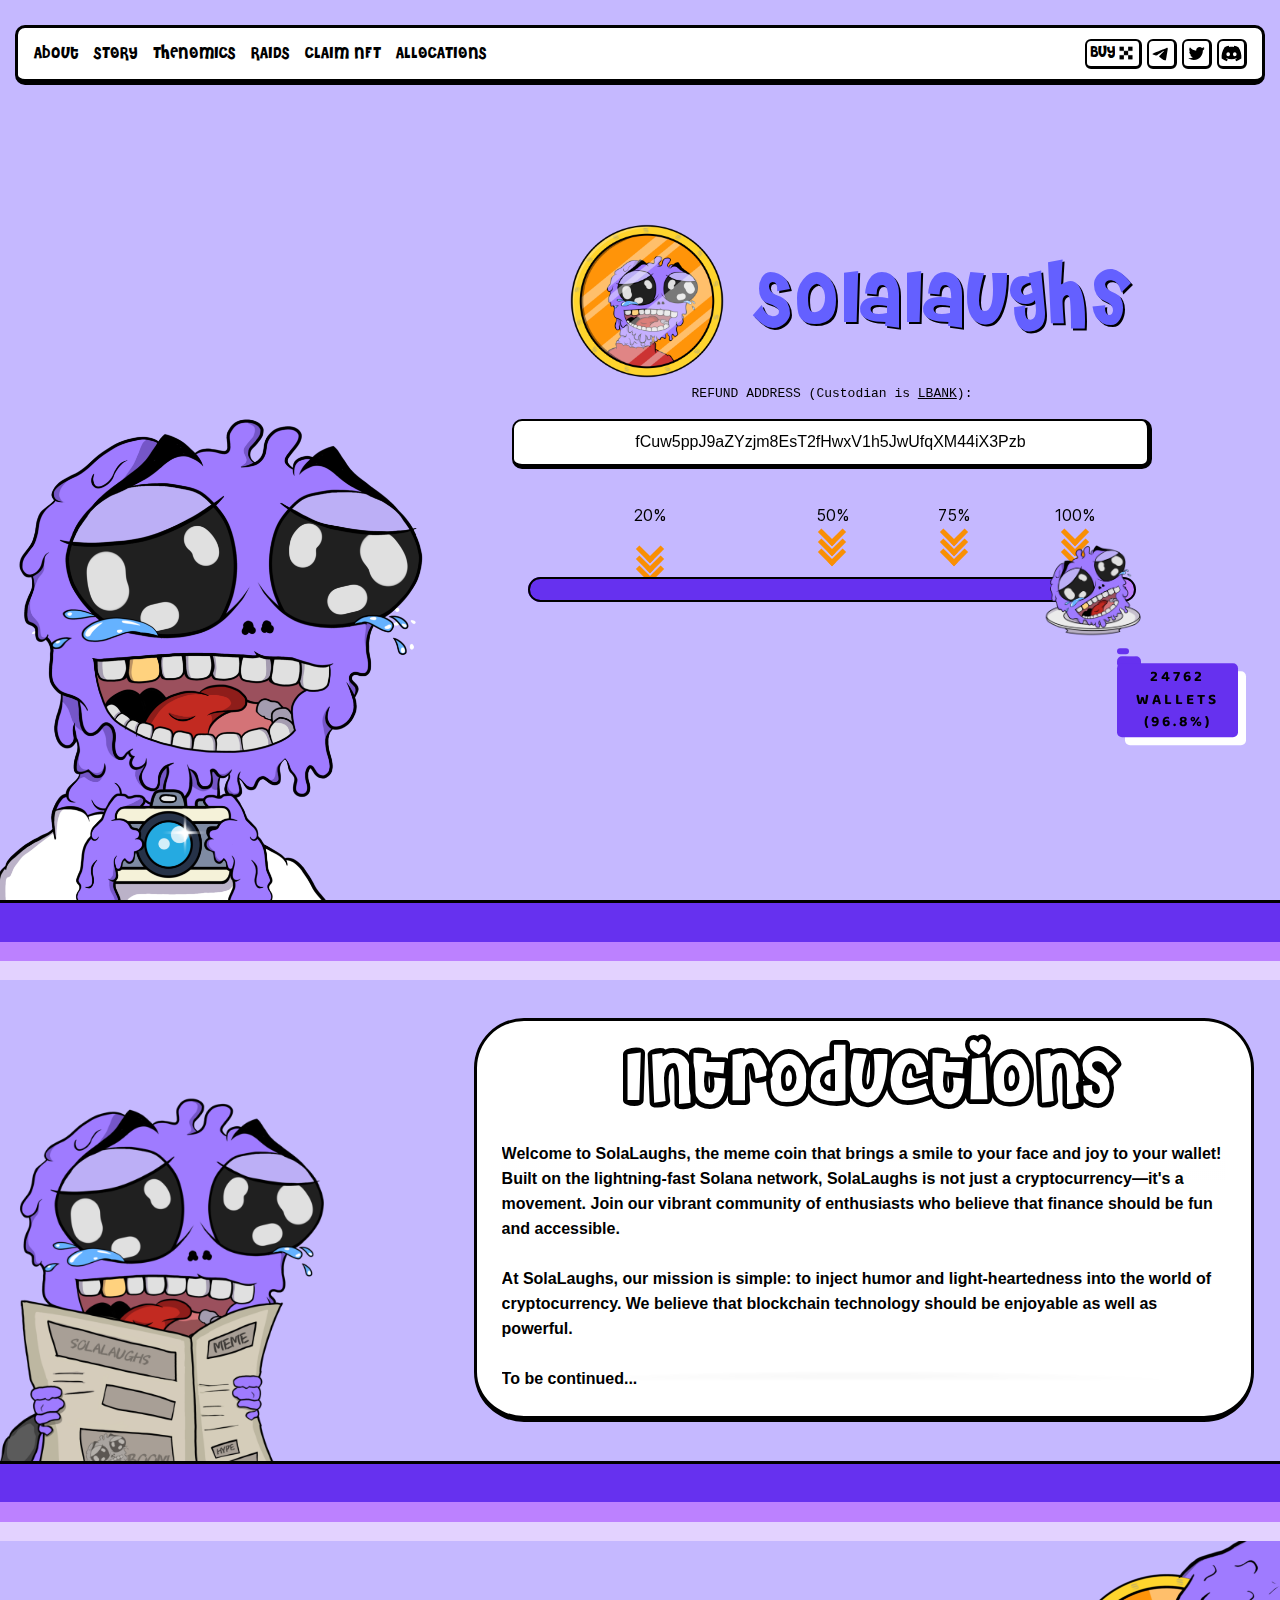
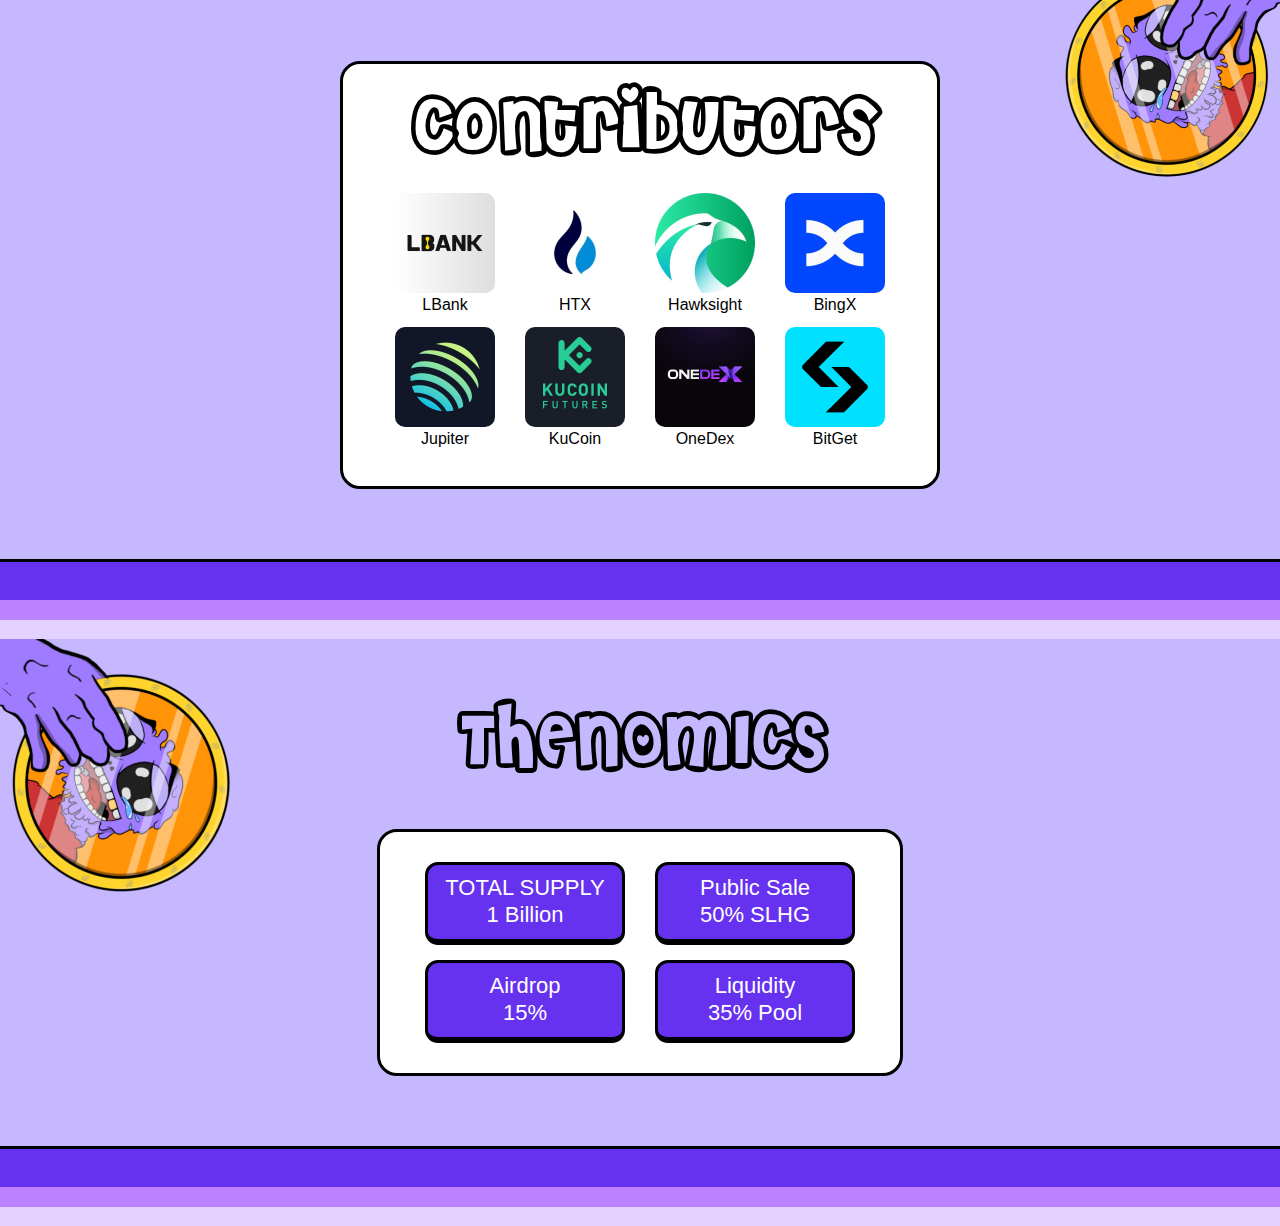
<file: index.html>
<!DOCTYPE html>
<html lang="en">
    <head>
        <meta charSet="utf-8"/>
        <meta name="viewport" content="width=device-width, initial-scale=1"/>
        <link rel="preload" href="/_next/static/media/c9a5bc6a7c948fb0-s.p.woff2" as="font" crossorigin="" type="font/woff2"/>
        <link rel="preload" as="image" href="images/okx.png"/>
        <link rel="preload" as="image" href="/images/coin.png"/>
        <link rel="preload" as="image" href="/images/push.png"/>
        <link rel="preload" as="image" href="/images/salute.png"/>
        <link rel="preload" as="image" href="/images/lbank.jpeg"/>
        <link rel="preload" as="image" href="/images/htx.jpg"/>
        <link rel="preload" as="image" href="/images/Hawksight.jpeg"/>
        <link rel="preload" as="image" href="/images/BingX.jpeg"/>
        <link rel="preload" as="image" href="/images/Jupiter.jpeg"/>
        <link rel="preload" as="image" href="/images/KuCoin.jpeg"/>
        <link rel="stylesheet" href="/_next/static/css/9fb6fd49149eee24.css" crossorigin="" data-precedence="next"/>
        <link rel="preload" as="script" fetchPriority="low" href="/_next/static/chunks/webpack-7dfdd76a87c9d501.js" crossorigin=""/>
        <script src="/_next/static/chunks/fd9d1056-d4ca5eca3eb3c2d2.js" async="" crossorigin=""></script>
        <script src="/_next/static/chunks/69-572718b809e2f349.js" async="" crossorigin=""></script>
        <script src="/_next/static/chunks/main-app-a91ab301754ae529.js" async="" crossorigin=""></script>
        <script src="/_next/static/chunks/3a91511d-2972c8bcb6e692bf.js" async=""></script>
        <script src="/_next/static/chunks/73-a8bef7dbff1683b3.js" async=""></script>
        <script src="/_next/static/chunks/759-c3dd42689b335978.js" async=""></script>
        <script src="/_next/static/chunks/583-10a02fc35e198ca9.js" async=""></script>
        <script src="/_next/static/chunks/app/page-d8e5964d14be302d.js" async=""></script>
        <script src="/_next/static/chunks/258-0559c35a1b5f3dce.js" async=""></script>
        <script src="/_next/static/chunks/562-98d714fc0ea022a1.js" async=""></script>
        <script src="/_next/static/chunks/app/layout-865d504ce059236e.js" async=""></script>
        <link rel="preload" as="image" href="/images/OneDex.jpeg"/>
        <link rel="preload" as="image" href="/images/BitGet.png"/>
        <link rel="preload" as="image" href="/images/hanging.png"/>
        <link rel="icon" href="/images/coin.png"/>
        <meta name="twitter:card" content="summary_large_image"/>
        <meta name="twitter:description" content="Join the funniest currency on the Solana blockchain."/>
        <meta name="twitter:image:type" content="image/png"/>
        <meta name="twitter:image:width" content="855"/>
        <meta name="twitter:image:height" content="714"/>
        <meta property="og:image" content="https://www.slerf.wtf/images/bath.png"/>
        <meta name="twitter:image" content="https://www.slerf.wtf/images/bath.png"/>
        <meta property="og:description" content="SLERFIN"/>
        <meta property="og:image:type" content="image/png"/>
        <meta property="og:title" content="$SOLALAUGHS"/>
        <title>Experience Joy with Every Transaction!</title>
        <meta name="description" content="SOLALAUGHS"/>
        <link rel="icon" href="/images/coin.png"/>
        <meta name="next-size-adjust"/>
        <link href="https://fonts.googleapis.com/css?family=Baloo+2:400,800&amp;display=swap" rel="stylesheet"/>
        <script src="/_next/static/chunks/polyfills-c67a75d1b6f99dc8.js" crossorigin="" noModule=""></script>
    </head>
    <body class="__className_aaf875">
        <div class="wrapper_header">
            <div class="header">
                <div class="menu_left">
                    <a href="/raids.html">
                        <div class="raids-button">RAIDS </div>
                    </a>
                    <a href="/#about" class="menu_button w-button">About</a>
                    <a href="/#WHO" class="menu_button w-button">STORY</a>
                    <a href="/#TOK" class="menu_button w-button">SOLANOMICS</a>
                    <a href="/raids.html" class="menu_button w-button">RAIDS</a>
                    <a href="/claim.html" class="menu_button w-button">CLAIM NFT</a>
                    <a href="/allocations.html" class="menu_button w-button">ALLOCATIONS</a>
                </div>
                <div class="menu_right">
                    <a href="https://www.okx.com/web3/dex-market/detail/501/7BgBvyjrZX1YKz4oh9mjb8ZScatkkwb8DzFx7LoiVkM3" target="_blank" class="buy">
                        BUY !<img class="h-[22px]" src="images/okx.png"/>
                    </a>
                    <a href="https://t.me/solalaughs" target="_blank" class="socials tg w-button"></a>
                    <a href="https://twitter.com/solalaughs" target="_blank" class="socials twitter w-button"></a>
                    <a href="https://discord.gg/solalaughs" target="_blank" class="socials dsc w-button"></a>
                </div>
            </div>
        </div>
        <main class="body">
            <div class="wrapper">
                <div class="section_hero">
                    <div class="block_chara">
                        <img src="images/solalaughs.png" loading="lazy" alt="" class="booby"/>
                    </div>
                    <div class="block_logo">
                        <div class="main-text">
                            <img src="/images/coin.png" class="coin"/>SolaLaughs
                        </div>
                        <div class="pre-sale">
                            REFUND ADDRESS (Custodian is
                            <!-- -->
                            <a style="text-decoration:underline" href="https://twitter.com/LBank_Exchange/status/1769918019738976697" target="_blank" rel="noreferrer">LBANK</a>
                            ):
                        </div>
                        <div class="block_ca" data-tooltip-id="tt" id="tt">
                            <div class="ca">fCuw5ppJ9aZYzjm8EsT2fHwxV1h5JwUfqXM44iX3Pzb</div>
                        </div>
                        <div class="loading-parent">
                            <div class="break-points">
                                <div class="break-1">
                                    20%
                                    <div class="arrow">
                                        <span></span>
                                        <span></span>
                                        <span></span>
                                    </div>
                                </div>
                                <div class="break-2">
                                    50%
                                    <div class="arrow">
                                        <span></span>
                                        <span></span>
                                        <span></span>
                                    </div>
                                </div>
                                <div class="break-3">
                                    75%
                                    <div class="arrow">
                                        <span></span>
                                        <span></span>
                                        <span></span>
                                    </div>
                                </div>
                                <div class="break-3">
                                    100%
                                    <div class="arrow">
                                        <span></span>
                                        <span></span>
                                        <span></span>
                                    </div>
                                </div>
                            </div>
                            <div class="loading-bar">
                                <div class="half-bar" style="width:0%"></div>
                                <div class="progress-overlay"></div>
                                <img src="/images/push.png" class="slerf-progress" style="margin-left:0%"/>
                                <div class="tool-tip" style="margin-left:0%">
                                    <div class="tool-tip-1">
                                        0 Wallets<br/>(
                                        <!-- -->
                                        0.0%
                                        <!-- -->
                                        )
                                    </div>
                                    <div class="tool-tip-2"></div>
                                    <div class="tool-tip-3"></div>
                                </div>
                            </div>
                        </div>
                    </div>
                </div>
            </div>
            <div class="separator_blue" id="WHO">
                <div class="separator_in">
                    <div class="separator_in2"></div>
                </div>
            </div>
            <div class="section_about">
                <img src="images/reading.png" loading="lazy" alt="" class="cloud_right"/>
                <div class="section_block_about_wrapper">
                    <div class="block_about">
                        <div class="h1 blk">Introductions/div>
                        <div class="block_paragraph">
                            <p class="para">
                            <p>Welcome to SolaLaughs, the meme coin that brings a smile to your face and joy to your wallet! Built on the lightning-fast Solana network, SolaLaughs is not just a cryptocurrency—it's a movement. Join our vibrant community of enthusiasts who believe that finance should be fun and accessible.</p>
                            <br/>To be continued...
</p></div></div></div></div>
<div class="separator_blue" id="TOK">
    <div class="separator_in">
        <div class="separator_in2"></div>
    </div>
</div>
<div class="wrapper_tokenomics" id="tokenomics">
    <img src="/images/salute.png" class="salute"/>
    <div class="tokenomics">
        <div class="contribs_details">
            <div class="h1 mb-6">Contributors</div>
            <div class="contribs_flex">
                <div class="contrib">
                    <img class="contribimg" src="/images/lbank.jpeg"/>
                    <h3>LBank</h3>
                </div>
                <div class="contrib">
                    <img class="contribimg" src="/images/htx.jpg"/>
                    <h3>HTX</h3>
                </div>
                <div class="contrib">
                    <img class="contribimg" src="/images/Hawksight.jpeg"/>
                    <h3>Hawksight</h3>
                </div>
                <div class="contrib">
                    <img class="contribimg" src="/images/BingX.jpeg"/>
                    <h3>BingX</h3>
                </div>
                <div class="contrib">
                    <img class="contribimg" src="/images/Jupiter.jpeg"/>
                    <h3>Jupiter</h3>
                </div>
                <div class="contrib">
                    <img class="contribimg" src="/images/KuCoin.jpeg"/>
                    <h3>KuCoin</h3>
                </div>
                <div class="contrib">
                    <img class="contribimg" src="/images/OneDex.jpeg"/>
                    <h3>OneDex</h3>
                </div>
                <div class="contrib">
                    <img class="contribimg" src="/images/BitGet.png"/>
                    <h3>BitGet</h3>
                </div>
            </div>
        </div>
    </div>
</div>
<div class="separator_blue" id="STATS">
    <div class="separator_in">
        <div class="separator_in2"></div>
    </div>
</div>
<div class="wrapper_tokenomics" id="tokenomics">
    <img src="/images/hanging.png" class="hanging"/>
    <div class="tokenomics">
        <div class="h1">THENOMICS</div>
        <div data-w-id="4c6bb17c-4a56-13b4-3585-2eb3e7861ee4" class="tokenomics_details">
            <div class="tokenomics_top">
                <div class="toke_details">
                    <div class="tokenomics_title">TOTAL SUPPLY</div>
                    <div class="tokenomics_title">1 Billion</div>
                </div>
                <div class="toke_details">
                    <div class="tokenomics_title">Public Sale</div>
                    <div class="tokenomics_title">50%</div>
                </div>
            </div>
            <div class="tokenomics_bottom">
                <div class="toke_details">
                    <div class="tokenomics_title">Airdrop</div>
                    <div class="tokenomics_title">150 Million</div>
                </div>
                <div class="toke_details">
                    <div class="tokenomics_title">Liquidity</div>
                    <div class="tokenomics_title">35% Pool</div>
                </div>
            </div>
        </div>
    </div>
</div>
<div class="separator_blue" id="STATS">
    <div class="separator_in">
        <div class="separator_in2"></div>
    </div>
</div>
</main><div style="position:fixed;z-index:9999;top:16px;left:16px;right:16px;bottom:16px;pointer-events:none"></div>
<script src="/_next/static/chunks/webpack-7dfdd76a87c9d501.js" crossorigin="" async=""></script>
<script>
    (self.__next_f = self.__next_f || []).push([0]);
    self.__next_f.push([2, null])
</script>
<script>
    self.__next_f.push([1, "1:HL[\"/_next/static/media/c9a5bc6a7c948fb0-s.p.woff2\",\"font\",{\"crossOrigin\":\"\",\"type\":\"font/woff2\"}]\n2:HL[\"/_next/static/css/9fb6fd49149eee24.css\",\"style\",{\"crossOrigin\":\"\"}]\n0:\"$L3\"\n"])
</script>
<script>
    self.__next_f.push([1, "4:I[47690,[],\"\"]\n6:I[77831,[],\"\"]\n7:I[40981,[\"814\",\"static/chunks/3a91511d-2972c8bcb6e692bf.js\",\"73\",\"static/chunks/73-a8bef7dbff1683b3.js\",\"759\",\"static/chunks/759-c3dd42689b335978.js\",\"583\",\"static/chunks/583-10a02fc35e198ca9.js\",\"931\",\"static/chunks/app/page-d8e5964d14be302d.js\"],\"\"]\n8:I[98690,[\"814\",\"static/chunks/3a91511d-2972c8bcb6e692bf.js\",\"759\",\"static/chunks/759-c3dd42689b335978.js\",\"258\",\"static/chunks/258-0559c35a1b5f3dce.js\",\"562\",\"static/chunks/562-98d714fc0ea022a1.js\",\"185\",\"static/chunks/app"])
</script>
<script>
    self.__next_f.push([1, "/layout-865d504ce059236e.js\"],\"WalletContextProvider\"]\n9:I[5613,[],\"\"]\na:I[31778,[],\"\"]\nb:I[18009,[\"814\",\"static/chunks/3a91511d-2972c8bcb6e692bf.js\",\"759\",\"static/chunks/759-c3dd42689b335978.js\",\"258\",\"static/chunks/258-0559c35a1b5f3dce.js\",\"562\",\"static/chunks/562-98d714fc0ea022a1.js\",\"185\",\"static/chunks/app/layout-865d504ce059236e.js\"],\"Toaster\"]\nd:I[48955,[],\"\"]\ne:[]\n"])
</script>
<script>
    self.__next_f.push([1, "3:[[[\"$\",\"link\",\"0\",{\"rel\":\"stylesheet\",\"href\":\"/_next/static/css/9fb6fd49149eee24.css\",\"precedence\":\"next\",\"crossOrigin\":\"\"}]],[\"$\",\"$L4\",null,{\"buildId\":\"cHg2XXc3k6zEZSCvXubAe\",\"assetPrefix\":\"\",\"initialCanonicalUrl\":\"/\",\"initialTree\":[\"\",{\"children\":[\"__PAGE__\",{}]},\"$undefined\",\"$undefined\",true],\"initialSeedData\":[\"\",{\"children\":[\"__PAGE__\",{},[\"$L5\",[\"$\",\"$L6\",null,{\"propsForComponent\":{\"params\":{}},\"Component\":\"$7\",\"isStaticGeneration\":true}],null]]},[null,[\"$\",\"html\",null,{\"lang\":\"en\",\"children\":[[\"$\",\"head\",null,{\"children\":[[\"$\",\"link\",null,{\"rel\":\"icon\",\"href\":\"/images/coin.png\"}],[\"$\",\"meta\",null,{\"name\":\"twitter:card\",\"content\":\"summary_large_image\"}],[\"$\",\"meta\",null,{\"name\":\"twitter:description\",\"content\":\"SLERFIN\"}],[\"$\",\"meta\",null,{\"name\":\"twitter:image:type\",\"content\":\"image/png\"}],[\"$\",\"meta\",null,{\"name\":\"twitter:image:width\",\"content\":\"855\"}],[\"$\",\"meta\",null,{\"name\":\"twitter:image:height\",\"content\":\"714\"}],[\"$\",\"meta\",null,{\"property\":\"og:image\",\"content\":\"https://www.slerf.wtf/images/bath.png\"}],[\"$\",\"meta\",null,{\"name\":\"twitter:image\",\"content\":\"https://www.slerf.wtf/images/bath.png\"}],[\"$\",\"meta\",null,{\"property\":\"og:description\",\"content\":\"SLERFIN\"}],[\"$\",\"meta\",null,{\"property\":\"og:image:type\",\"content\":\"image/png\"}],[\"$\",\"meta\",null,{\"property\":\"og:title\",\"content\":\"$SOLALAUGHS\"}],[\"$\",\"link\",null,{\"href\":\"https://fonts.googleapis.com/css?family=Baloo+2:400,800\u0026display=swap\",\"rel\":\"stylesheet\"}]]}],[\"$\",\"body\",null,{\"className\":\"__className_aaf875\",\"children\":[\"$\",\"$L8\",null,{\"children\":[[\"$\",\"$L9\",null,{\"parallelRouterKey\":\"children\",\"segmentPath\":[\"children\"],\"loading\":\"$undefined\",\"loadingStyles\":\"$undefined\",\"loadingScripts\":\"$undefined\",\"hasLoading\":false,\"error\":\"$undefined\",\"errorStyles\":\"$undefined\",\"errorScripts\":\"$undefined\",\"template\":[\"$\",\"$La\",null,{}],\"templateStyles\":\"$undefined\",\"templateScripts\":\"$undefined\",\"notFound\":[[\"$\",\"title\",null,{\"children\":\"404: This page could not be found.\"}],[\"$\",\"div\",null,{\"style\":{\"fontFamily\":\"system-ui,\\\"Segoe UI\\\",Roboto,Helvetica,Arial,sans-serif,\\\"Apple Color Emoji\\\",\\\"Segoe UI Emoji\\\"\",\"height\":\"100vh\",\"textAlign\":\"center\",\"display\":\"flex\",\"flexDirection\":\"column\",\"alignItems\":\"center\",\"justifyContent\":\"center\"},\"children\":[\"$\",\"div\",null,{\"children\":[[\"$\",\"style\",null,{\"dangerouslySetInnerHTML\":{\"__html\":\"body{color:#000;background:#fff;margin:0}.next-error-h1{border-right:1px solid rgba(0,0,0,.3)}@media (prefers-color-scheme:dark){body{color:#fff;background:#000}.next-error-h1{border-right:1px solid rgba(255,255,255,.3)}}\"}}],[\"$\",\"h1\",null,{\"className\":\"next-error-h1\",\"style\":{\"display\":\"inline-block\",\"margin\":\"0 20px 0 0\",\"padding\":\"0 23px 0 0\",\"fontSize\":24,\"fontWeight\":500,\"verticalAlign\":\"top\",\"lineHeight\":\"49px\"},\"children\":\"404\"}],[\"$\",\"div\",null,{\"style\":{\"display\":\"inline-block\"},\"children\":[\"$\",\"h2\",null,{\"style\":{\"fontSize\":14,\"fontWeight\":400,\"lineHeight\":\"49px\",\"margin\":0},\"children\":\"This page could not be found.\"}]}]]}]}]],\"notFoundStyles\":[],\"styles\":null}],[\"$\",\"$Lb\",null,{\"position\":\"bottom-center\"}]]}]}]]}],null]],\"initialHead\":[false,\"$Lc\"],\"globalErrorComponent\":\"$d\",\"missingSlots\":\"$We\"}]]\n"])
</script>
<script>
    self.__next_f.push([1, "c:[[\"$\",\"meta\",\"0\",{\"name\":\"viewport\",\"content\":\"width=device-width, initial-scale=1\"}],[\"$\",\"meta\",\"1\",{\"charSet\":\"utf-8\"}],[\"$\",\"title\",\"2\",{\"children\":\"$SOLALAUGHS\"}],[\"$\",\"meta\",\"3\",{\"name\":\"description\",\"content\":\"SLERFIN\"}],[\"$\",\"link\",\"4\",{\"rel\":\"icon\",\"href\":\"/images/coin.png\"}],[\"$\",\"meta\",\"5\",{\"name\":\"next-size-adjust\"}]]\n5:null\n"])
</script>
<script>
    self.__next_f.push([1, ""])
</script>
</body></html>
</file>
<file: _next/static/css/9fb6fd49149eee24.css>
@import url("https://fonts.googleapis.com/css2?family=DM+Sans:wght@400;500;700&display=swap");.wallet-adapter-button {
    background-color: transparent;
    border: none;
    color: #fff;
    cursor: pointer;
    display: flex;
    align-items: center;
    font-family: DM Sans,Roboto,Helvetica Neue,Helvetica,Arial,sans-serif;
    font-size: 16px;
    font-weight: 600;
    height: 48px;
    line-height: 48px;
    padding: 0 24px;
    border-radius: 4px
}

.wallet-adapter-button-trigger {
    background-color: #512da8
}

.wallet-adapter-button:not([disabled]):focus-visible {
    outline-color: #fff
}

.wallet-adapter-button:not([disabled]):hover {
    background-color: #1a1f2e
}

.wallet-adapter-button[disabled] {
    background: #404144;
    color: #999;
    cursor: not-allowed
}

.wallet-adapter-button-end-icon,.wallet-adapter-button-end-icon img,.wallet-adapter-button-start-icon,.wallet-adapter-button-start-icon img {
    display: flex;
    align-items: center;
    justify-content: center;
    width: 24px;
    height: 24px
}

.wallet-adapter-button-end-icon {
    margin-left: 12px
}

.wallet-adapter-button-start-icon {
    margin-right: 12px
}

.wallet-adapter-collapse {
    width: 100%
}

.wallet-adapter-dropdown {
    position: relative;
    display: inline-block
}

.wallet-adapter-dropdown-list {
    position: absolute;
    z-index: 99;
    display: grid;
    grid-template-rows: 1fr;
    grid-row-gap: 10px;
    padding: 10px;
    top: 100%;
    right: 0;
    margin: 0;
    list-style: none;
    background: #2c2d30;
    border-radius: 10px;
    box-shadow: 0 8px 20px rgba(0,0,0,.6);
    opacity: 0;
    visibility: hidden;
    transition: opacity .2s ease,transform .2s ease,visibility .2s;
    font-family: DM Sans,Roboto,Helvetica Neue,Helvetica,Arial,sans-serif
}

.wallet-adapter-dropdown-list-active {
    opacity: 1;
    visibility: visible;
    transform: translateY(10px)
}

.wallet-adapter-dropdown-list-item {
    display: flex;
    flex-direction: row;
    justify-content: center;
    align-items: center;
    border: none;
    outline: none;
    cursor: pointer;
    white-space: nowrap;
    box-sizing: border-box;
    padding: 0 20px;
    width: 100%;
    border-radius: 6px;
    font-size: 14px;
    font-weight: 600;
    height: 37px;
    color: #fff
}

.wallet-adapter-dropdown-list-item:not([disabled]):hover {
    background-color: #1a1f2e
}

.wallet-adapter-modal-collapse-button svg {
    align-self: center;
    fill: #999
}

.wallet-adapter-modal-collapse-button.wallet-adapter-modal-collapse-button-active svg {
    transform: rotate(180deg);
    transition: transform .15s ease-in
}

.wallet-adapter-modal {
    position: fixed;
    top: 0;
    left: 0;
    right: 0;
    bottom: 0;
    opacity: 0;
    transition: opacity .15s linear;
    background: rgba(0,0,0,.5);
    z-index: 1040;
    overflow-y: auto
}

.wallet-adapter-modal.wallet-adapter-modal-fade-in {
    opacity: 1
}

.wallet-adapter-modal-button-close {
    display: flex;
    align-items: center;
    justify-content: center;
    position: absolute;
    top: 18px;
    right: 18px;
    padding: 12px;
    cursor: pointer;
    background: #1a1f2e;
    border: none;
    border-radius: 50%
}

.wallet-adapter-modal-button-close:focus-visible {
    outline-color: #fff
}

.wallet-adapter-modal-button-close svg {
    fill: #777;
    transition: fill .2s ease 0s
}

.wallet-adapter-modal-button-close:hover svg {
    fill: #fff
}

.wallet-adapter-modal-overlay {
    background: rgba(0,0,0,.5);
    position: fixed;
    top: 0;
    left: 0;
    bottom: 0;
    right: 0
}

.wallet-adapter-modal-container {
    display: flex;
    margin: 3rem;
    min-height: calc(100vh - 6rem);
    align-items: center;
    justify-content: center
}

@media (max-width: 480px) {
    .wallet-adapter-modal-container {
        margin:1rem;
        min-height: calc(100vh - 2rem)
    }
}

.wallet-adapter-modal-wrapper {
    box-sizing: border-box;
    position: relative;
    display: flex;
    align-items: center;
    flex-direction: column;
    z-index: 1050;
    max-width: 400px;
    border-radius: 10px;
    background: #10141f;
    box-shadow: 0 8px 20px rgba(0,0,0,.6);
    font-family: DM Sans,Roboto,Helvetica Neue,Helvetica,Arial,sans-serif;
    flex: 1
}

.wallet-adapter-modal-wrapper .wallet-adapter-button {
    width: 100%
}

.wallet-adapter-modal-title {
    font-weight: 500;
    font-size: 24px;
    line-height: 36px;
    margin: 0;
    padding: 64px 48px 48px;
    text-align: center;
    color: #fff
}

@media (max-width: 374px) {
    .wallet-adapter-modal-title {
        font-size:18px
    }
}

.wallet-adapter-modal-list {
    margin: 0 0 12px;
    padding: 0;
    width: 100%;
    list-style: none
}

.wallet-adapter-modal-list .wallet-adapter-button {
    font-weight: 400;
    border-radius: 0;
    font-size: 18px
}

.wallet-adapter-modal-list .wallet-adapter-button-end-icon,.wallet-adapter-modal-list .wallet-adapter-button-end-icon img,.wallet-adapter-modal-list .wallet-adapter-button-start-icon,.wallet-adapter-modal-list .wallet-adapter-button-start-icon img {
    width: 28px;
    height: 28px
}

.wallet-adapter-modal-list .wallet-adapter-button span {
    margin-left: auto;
    font-size: 14px;
    opacity: .6
}

.wallet-adapter-modal-list-more {
    cursor: pointer;
    border: none;
    padding: 12px 24px 24px 12px;
    align-self: flex-end;
    display: flex;
    align-items: center;
    background-color: transparent;
    color: #fff
}

.wallet-adapter-modal-list-more svg {
    transition: all .1s ease;
    fill: #fff;
    margin-left: .5rem
}

.wallet-adapter-modal-list-more-icon-rotate {
    transform: rotate(180deg)
}

.wallet-adapter-modal-middle {
    width: 100%;
    display: flex;
    flex-direction: column;
    align-items: center;
    padding: 0 24px 24px;
    box-sizing: border-box
}

.wallet-adapter-modal-middle-button {
    display: block;
    cursor: pointer;
    margin-top: 48px;
    width: 100%;
    background-color: #512da8;
    padding: 12px;
    font-size: 18px;
    border: none;
    border-radius: 8px;
    color: #fff
}

/*
! tailwindcss v3.4.1 | MIT License | https://tailwindcss.com
*/
*,:after,:before {
    box-sizing: border-box;
    border: 0 solid #e5e7eb
}

:after,:before {
    --tw-content: ""
}

:host,html {
    line-height: 1.5;
    -webkit-text-size-adjust: 100%;
    -moz-tab-size: 4;
    -o-tab-size: 4;
    tab-size: 4;
    font-family: ui-sans-serif,system-ui,sans-serif,Apple Color Emoji,Segoe UI Emoji,Segoe UI Symbol,Noto Color Emoji;
    font-feature-settings: normal;
    font-variation-settings: normal;
    -webkit-tap-highlight-color: transparent
}

body {
    margin: 0;
    line-height: inherit
}

hr {
    height: 0;
    color: inherit;
    border-top-width: 1px
}

abbr:where([title]) {
    -webkit-text-decoration: underline dotted;
    text-decoration: underline dotted
}

h1,h2,h3,h4,h5,h6 {
    font-size: inherit;
    font-weight: inherit
}

a {
    color: inherit;
    text-decoration: inherit
}

b,strong {
    font-weight: bolder
}

code,kbd,pre,samp {
    font-family: ui-monospace,SFMono-Regular,Menlo,Monaco,Consolas,Liberation Mono,Courier New,monospace;
    font-feature-settings: normal;
    font-variation-settings: normal;
    font-size: 1em
}

small {
    font-size: 80%
}

sub,sup {
    font-size: 75%;
    line-height: 0;
    position: relative;
    vertical-align: baseline
}

sub {
    bottom: -.25em
}

sup {
    top: -.5em
}

table {
    text-indent: 0;
    border-color: inherit;
    border-collapse: collapse
}

button,input,optgroup,select,textarea {
    font-family: inherit;
    font-feature-settings: inherit;
    font-variation-settings: inherit;
    font-size: 100%;
    font-weight: inherit;
    line-height: inherit;
    color: inherit;
    margin: 0;
    padding: 0
}

button,select {
    text-transform: none
}

[type=button],[type=reset],[type=submit],button {
    -webkit-appearance: button;
    background-color: transparent;
    background-image: none
}

:-moz-focusring {
    outline: auto
}

:-moz-ui-invalid {
    box-shadow: none
}

progress {
    vertical-align: baseline
}

::-webkit-inner-spin-button,::-webkit-outer-spin-button {
    height: auto
}

[type=search] {
    -webkit-appearance: textfield;
    outline-offset: -2px
}

::-webkit-search-decoration {
    -webkit-appearance: none
}

::-webkit-file-upload-button {
    -webkit-appearance: button;
    font: inherit
}

summary {
    display: list-item
}

blockquote,dd,dl,figure,h1,h2,h3,h4,h5,h6,hr,p,pre {
    margin: 0
}

fieldset {
    margin: 0
}

fieldset,legend {
    padding: 0
}

menu,ol,ul {
    list-style: none;
    margin: 0;
    padding: 0
}

dialog {
    padding: 0
}

textarea {
    resize: vertical
}

input::-moz-placeholder,textarea::-moz-placeholder {
    opacity: 1;
    color: #9ca3af
}

input::placeholder,textarea::placeholder {
    opacity: 1;
    color: #9ca3af
}

[role=button],button {
    cursor: pointer
}

:disabled {
    cursor: default
}

audio,canvas,embed,iframe,img,object,svg,video {
    display: block;
    vertical-align: middle
}

img,video {
    max-width: 100%;
    height: auto
}

[hidden] {
    display: none
}

*,:after,:before {
    --tw-border-spacing-x: 0;
    --tw-border-spacing-y: 0;
    --tw-translate-x: 0;
    --tw-translate-y: 0;
    --tw-rotate: 0;
    --tw-skew-x: 0;
    --tw-skew-y: 0;
    --tw-scale-x: 1;
    --tw-scale-y: 1;
    --tw-pan-x: ;
    --tw-pan-y: ;
    --tw-pinch-zoom: ;
    --tw-scroll-snap-strictness: proximity;
    --tw-gradient-from-position: ;
    --tw-gradient-via-position: ;
    --tw-gradient-to-position: ;
    --tw-ordinal: ;
    --tw-slashed-zero: ;
    --tw-numeric-figure: ;
    --tw-numeric-spacing: ;
    --tw-numeric-fraction: ;
    --tw-ring-inset: ;
    --tw-ring-offset-width: 0px;
    --tw-ring-offset-color: #fff;
    --tw-ring-color: rgba(59,130,246,.5);
    --tw-ring-offset-shadow: 0 0 #0000;
    --tw-ring-shadow: 0 0 #0000;
    --tw-shadow: 0 0 #0000;
    --tw-shadow-colored: 0 0 #0000;
    --tw-blur: ;
    --tw-brightness: ;
    --tw-contrast: ;
    --tw-grayscale: ;
    --tw-hue-rotate: ;
    --tw-invert: ;
    --tw-saturate: ;
    --tw-sepia: ;
    --tw-drop-shadow: ;
    --tw-backdrop-blur: ;
    --tw-backdrop-brightness: ;
    --tw-backdrop-contrast: ;
    --tw-backdrop-grayscale: ;
    --tw-backdrop-hue-rotate: ;
    --tw-backdrop-invert: ;
    --tw-backdrop-opacity: ;
    --tw-backdrop-saturate: ;
    --tw-backdrop-sepia:
}

::backdrop {
    --tw-border-spacing-x: 0;
    --tw-border-spacing-y: 0;
    --tw-translate-x: 0;
    --tw-translate-y: 0;
    --tw-rotate: 0;
    --tw-skew-x: 0;
    --tw-skew-y: 0;
    --tw-scale-x: 1;
    --tw-scale-y: 1;
    --tw-pan-x: ;
    --tw-pan-y: ;
    --tw-pinch-zoom: ;
    --tw-scroll-snap-strictness: proximity;
    --tw-gradient-from-position: ;
    --tw-gradient-via-position: ;
    --tw-gradient-to-position: ;
    --tw-ordinal: ;
    --tw-slashed-zero: ;
    --tw-numeric-figure: ;
    --tw-numeric-spacing: ;
    --tw-numeric-fraction: ;
    --tw-ring-inset: ;
    --tw-ring-offset-width: 0px;
    --tw-ring-offset-color: #fff;
    --tw-ring-color: rgba(59,130,246,.5);
    --tw-ring-offset-shadow: 0 0 #0000;
    --tw-ring-shadow: 0 0 #0000;
    --tw-shadow: 0 0 #0000;
    --tw-shadow-colored: 0 0 #0000;
    --tw-blur: ;
    --tw-brightness: ;
    --tw-contrast: ;
    --tw-grayscale: ;
    --tw-hue-rotate: ;
    --tw-invert: ;
    --tw-saturate: ;
    --tw-sepia: ;
    --tw-drop-shadow: ;
    --tw-backdrop-blur: ;
    --tw-backdrop-brightness: ;
    --tw-backdrop-contrast: ;
    --tw-backdrop-grayscale: ;
    --tw-backdrop-hue-rotate: ;
    --tw-backdrop-invert: ;
    --tw-backdrop-opacity: ;
    --tw-backdrop-saturate: ;
    --tw-backdrop-sepia:
}

.container {
    width: 100%
}

@media (min-width: 640px) {
    .container {
        max-width:640px
    }
}

@media (min-width: 768px) {
    .container {
        max-width:768px
    }
}

@media (min-width: 1024px) {
    .container {
        max-width:1024px
    }
}

@media (min-width: 1280px) {
    .container {
        max-width:1280px
    }
}

@media (min-width: 1536px) {
    .container {
        max-width:1536px
    }
}

.z-10 {
    z-index: 10
}

.\!mb-2 {
    margin-bottom: .5rem!important
}

.mb-6 {
    margin-bottom: 1.5rem
}

.ml-auto {
    margin-left: auto
}

.flex {
    display: flex
}

.grid {
    display: grid
}

.h-\[22px\] {
    height: 22px
}

.w-\[100px\] {
    width: 100px
}

.w-\[10px\] {
    width: 10px
}

.w-\[25px\] {
    width: 25px
}

.w-\[75\%\] {
    width: 75%
}

.w-full {
    width: 100%
}

.max-w-\[400px\] {
    max-width: 400px
}

.cursor-not-allowed {
    cursor: not-allowed
}

.cursor-pointer {
    cursor: pointer
}

.flex-col {
    flex-direction: column
}

.content-center {
    align-content: center
}

.items-center {
    align-items: center
}

.justify-center {
    justify-content: center
}

.gap-2 {
    gap: .5rem
}

.gap-3 {
    gap: .75rem
}

.rounded {
    border-radius: .25rem
}

.rounded-md {
    border-radius: .375rem
}

.border-2 {
    border-width: 2px
}

.border-\[\#000\] {
    --tw-border-opacity: 1;
    border-color: rgb(0 0 0/var(--tw-border-opacity))
}

.bg-\[\#000\] {
    --tw-bg-opacity: 1;
    background-color: rgb(0 0 0/var(--tw-bg-opacity))
}

.p-3 {
    padding: .75rem
}

.p-5 {
    padding: 1.25rem
}

.pb-10 {
    padding-bottom: 2.5rem
}

.pb-6 {
    padding-bottom: 1.5rem
}

.pt-14 {
    padding-top: 3.5rem
}

.text-center {
    text-align: center
}

.text-2xl {
    font-size: 1.5rem;
    line-height: 2rem
}

.text-5xl {
    font-size: 3rem;
    line-height: 1
}

.text-sm {
    font-size: .875rem;
    line-height: 1.25rem
}

.text-xl {
    font-size: 1.25rem;
    line-height: 1.75rem
}

.font-bold {
    font-weight: 700
}

.text-\[\#faa501\] {
    --tw-text-opacity: 1;
    color: rgb(250 165 1/var(--tw-text-opacity))
}

.text-black {
    --tw-text-opacity: 1;
    color: rgb(0 0 0/var(--tw-text-opacity))
}

.underline {
    text-decoration-line: underline
}

.\!filter {
    filter: var(--tw-blur) var(--tw-brightness) var(--tw-contrast) var(--tw-grayscale) var(--tw-hue-rotate) var(--tw-invert) var(--tw-saturate) var(--tw-sepia) var(--tw-drop-shadow)!important
}

.filter {
    filter: var(--tw-blur) var(--tw-brightness) var(--tw-contrast) var(--tw-grayscale) var(--tw-hue-rotate) var(--tw-invert) var(--tw-saturate) var(--tw-sepia) var(--tw-drop-shadow)
}

body {
    background-color: var(--back);
    flex-flow: column;
    justify-content: flex-start;
    align-items: center;
    display: flex;
    overflow-x: hidden
}

@font-face {
    font-family: Cherl;
    src: url(/fonts/Cherl.ttf) format("truetype")
}

@font-face {
    font-family: Cherl2;
    src: url(/fonts/Cherl2.ttf) format("truetype")
}

@import url("https://fonts.googleapis.com/css2?family=Changa+One:ital@0;1&display=swap");:root {
    --white: #fff;
    --black: #000;
    --main: #bc81ff;
    --back: #c5b8ff;
    --font: white;
    --second: #6631ef
}

.loading-parent {
    width: 100%;
    padding: 2.5%
}

.loading-bar {
    background-color: var(--main);
    width: 100%;
    height: 25px;
    border-radius: 12.5px;
    position: relative;
    margin-top: 50px
}

.slerf-progress {
    top: -10px;
    width: 20%;
    position: absolute;
    transform: translate(-80%,-25%);
    z-index: 100;
    transition: all 3s ease-in-out
}

.break-points {
    display: flex;
    justify-content: center;
    align-items: center;
    padding-top: 3%
}

.break-1 {
    text-align: center;
    position: relative;
    width: 40%
}

.break-2,.break-3,.break-4 {
    text-align: center;
    position: relative;
    width: 20%
}

.tool-tip {
    width: 20%;
    aspect-ratio: 1.65;
    transform: translateY(117%);
    position: absolute;
    transition: all 3s ease-in-out;
    color: #00000
}

.tool-tip-1 {
    border-radius: 5px;
    animation: float 5s ease-in-out infinite;
    justify-content: center;
    text-transform: uppercase;
    position: relative;
    box-shadow: 8px 8px #ffffff;
    background: var(--second);
    width: 100%;
    height: 100%;
    display: flex;
    align-items: center;
    text-align: center;
    font-weight: 700;
    letter-spacing: 3px;
    font-size: 15px;
    font-family: Baloo\ 2,cursive
}

.tool-tip-2 {
    animation: float2 5s ease-in-out infinite;
    width: 20%;
    top: -10%;
    z-index: -1
}

.tool-tip-2,.tool-tip-3 {
    border-radius: 5px;
    background: var(--second);
    position: absolute;
    aspect-ratio: 2;
    left: 0;
    box-shadow: 8px 8px #ffffff
}

.tool-tip-3 {
    animation: float3 5s ease-in-out infinite;
    width: 10%;
    top: -20%;
    z-index: -2
}

.half-bar {
    background-color: var(--second);
    width: 50%;
    border-radius: 12.5px;
    left: 0;
    top: 0
}

.half-bar,.progress-overlay {
    height: 25px;
    position: absolute
}

.progress-overlay {
    border: 2px solid #000;
    border-radius: 12.5px;
    width: 100%
}

.w-button {
    display: inline-block;
    padding: 9px 15px;
    background-color: var(--main);
    color: #fff;
    border: 0;
    line-height: inherit;
    text-decoration: none;
    cursor: pointer;
    border-radius: 0
}

.main-text {
    font-family: Cherl2;
    font-size: 75px;
    color: #6460ff;
    line-height: 1;
    display: flex;
    align-items: center;
    gap: 4%;
    text-shadow: 2px 2px #000
}

.coin {
    width: 13vw
}

.pre-sale {
    font-family: monospace
}

.section_hero {
    width: 100%;
    height: 100vh;
    height: 100svh;
    background-color: transparent;
    justify-content: center;
    align-items: center
    padding-top: 20px;
    padding-bottom: 0;
    display: flex;
    justify-content: flex-start
}

.wrapper_header {
    height: auto;
    background-color: transparent;
    flex-flow: row;
    justify-content: space-between;
    align-items: flex-start;
    padding-top: 25px;
    padding-left: 15px;
    padding-right: 15px;
    display: block;
    position: absolute;
    top: 0;
    bottom: auto;
    left: 0;
    right: 0;
    z-index: 100
}

.wrapper {
    z-index: 1;
    flex-flow: column;
    position: relative
}

.header,.wrapper {
    width: 100%;
    display: flex
}

.header {
    height: 60px;
    background-color: #fff;
    border: solid #000;
    border-width: 3px 3px 6px;
    border-radius: 10px;
    justify-content: space-between;
    align-items: flex-start;
    padding-left: 15px;
    padding-right: 15px
}

.menu_left {
    height: 100%;
    justify-content: flex-start;
    align-items: center;
    display: flex
}

.menu_button {
    color: #000;
    background-color: transparent;
    margin-right: 15px;
    padding: 0;
    font-family: Cherl2
}

.menu_button:hover {
    color: var(--main)
}

.menu_right {
    height: 100%;
    justify-content: flex-end;
    align-items: center;
    display: flex
}

.join_button {
    background-color: var(--main);
    border: solid #000;
    border-width: 2px 2px 5px;
    border-radius: 10px;
    padding-top: 6px;
    padding-bottom: 6px;
    font-family: Changa One,Impact,sans-serif
}

.join_button:hover {
    border-top-width: 5px;
    border-bottom-width: 2px
}

.header_separator {
    width: 1.5px;
    height: 100%;
    background-color: #000;
    margin-left: 15px;
    margin-right: 15px
}

.buy {
    display: flex;
    justify-content: center;
    align-items: center;
    padding: 2px;
    color: #000;
    font-family: Cherl2
}

.buy,.socials {
    height: 30px;
    background-color: #fff;
    border: 3.5px solid #000;
    border-width: 2px 3.5px 3.5px 2px;
    border-radius: 6px;
    margin-left: 5px
}

.socials {
    width: 30px;
    padding: 0
}

.socials.tg {
    background-image: url(/images/telegram.svg);
    background-size: auto
}

.socials.okx,.socials.tg {
    background-position: 50%;
    background-repeat: no-repeat
}

.socials.okx {
    background-image: url(/images/okx.png);
    background-size: cover
}

.socials.tg:hover {
    border-top-width: 3.5px;
    border-left-width: 3.5px;
    border-right-width: 2px
}

.socials.twitter {
    background-image: url(/images/twitter.svg);
    background-size: auto
}

.socials.dsc,.socials.twitter {
    background-position: 50%;
    background-repeat: no-repeat
}

.socials.dsc {
    background-image: url(/images/discord.svg);
    background-size: contain
}

.socials.dsc:hover,.socials.twitter:hover {
    border-width: 3.5px 2px 2px 3.5px
}

.section_clouds {
    width: 200vw;
    height: 100vh;
    justify-content: flex-start;
    align-items: center;
    display: flex;
    position: fixed;
    top: 0;
    bottom: 0;
    left: 0;
    right: 0;
    overflow: hidden;
    overflow-x: hidden
}

.block_chara {
    width: 40%;
    justify-content: center;
    align-items: flex-end;
    display: flex
}

.booby {
    bottom: 0;
    left: 0;
    position: absolute;
    width: 40%
}

.logo {
    width: 550px
}

.block_logo {
    width: 60%;
    flex-flow: column;
    padding: 5% 10% 10% 0
}

.block_ca,.block_logo {
    justify-content: center;
    align-items: center;
    display: flex
}

.block_ca {
    width: 100%;
    height: 50px;
    background-color: #fff;
    border: 5px solid #000;
    border-width: 2px 5px 5px 2px;
    border-radius: 10px;
    margin-top: 15px;
    padding-left: 15px;
    padding-right: 15px;
    cursor: pointer
}

.ca {
    pointer-events: none;
    font-family: Changa One,Impact,sans-serif;
    text-align: center
}

.section_about {
    z-index: 3;
    width: 100%;
    justify-content: flex-start;
    align-items: center;
    padding-bottom: 0;
    display: flex;
    position: relative
}

.separator_blue {
    width: 100vw;
    height: 80px;
    background-color: #6631ef;
    border-top: 3px solid #000;
    border-bottom: 0 solid #000;
    position: relative
}

.separator_blue,.separator_in {
    justify-content: center;
    align-items: flex-end;
    display: flex
}

.separator_in {
    width: 100%;
    height: 50%;
    background-color: #bc81ff
}

.separator_in2 {
    width: 100%;
    height: 50%;
    background-color: #e3d2ff
}

.h1 {
    text-align: center;
    font-family: Cherl;
    font-size: 70px;
    line-height: 70px
}

.h1.blk {
    color: #000
}

.block_paragraph {
    justify-content: center;
    align-items: flex-start;
    margin-top: 25px;
    display: flex;
    overflow: scroll;
    max-height: 400px;
    --g: radial-gradient(55% 20px,#0009,#0000);
    background: linear-gradient(#fff 10px,#0000 40px calc(100% - 40px),#fff calc(100% - 10px)) local,var(--g) top /100% 200%,var(--g) bottom/100% 200%
}

.para {
    color: #000;
    font-size: 16px;
    font-family: sans-serif;
    line-height: 25px;
    font-weight: 700
}

.block_about {
    background-color: #fff;
    border: solid #000;
    border-width: 3px 3px 6px;
    border-radius: 50px;
    flex-flow: column;
    justify-content: flex-start;
    align-items: center;
    padding: 25px;
    display: flex;
    position: relative;
    width: 100%
}

.slide {
    width: 400px;
    margin-top: 0;
    position: absolute
}

.coin_bg {
    width: 100vw;
    height: 250px;
    background-color: #64d7ff;
    justify-content: flex-start;
    align-items: flex-end;
    margin-top: 0;
    display: flex;
    position: relative
}

.image {
    height: 100%
}

.slider {
    height: 450%;
    margin-left: 50px;
    position: absolute;
    top: auto;
    bottom: 67%;
    left: 0;
    right: 0
}

.separator_blue2 {
    z-index: 2;
    width: 100vw;
    height: 80px;
    background-color: var(--main);
    border-top: 3px solid #000;
    border-bottom: 0 solid #000;
    justify-content: center;
    align-items: flex-end;
    display: flex;
    position: relative
}

.image-2 {
    height: 400px;
    margin-top: -234px;
    position: relative
}

.tokenomics {
    width: 100%;
    flex-flow: column;
    justify-content: flex-start;
    align-items: center;
    padding-top: 70px;
    padding-bottom: 70px;
    display: flex;
    position: relative;
    font-family: Changa One,Impact,sans-serif
}

.div-block-6 {
    width: 400px;
    height: auto;
    background-color: #c41413;
    border-left: 6px solid #9a1a19;
    border-right: 6px #9a1a19;
    border-radius: 20px;
    margin-top: 50px;
    margin-right: 25px;
    padding: 15px
}

.div-block-7 {
    height: 70px;
    background-color: #d81615;
    border: 3px solid #952423;
    border-bottom: 6px solid #961a19;
    border-radius: 17px;
    margin-top: 15px;
    margin-bottom: 15px
}

.tokenomics_details {
    width: auto;
    align-items: flex-end
}

.contribs_details,.tokenomics_details {
    height: auto;
    background-color: #fff;
    border: 3px solid #000;
    border-radius: 20px;
    flex-flow: column;
    justify-content: center;
    margin-top: 50px;
    padding: 30px;
    display: flex;
    position: relative
}

.contribs_details {
    max-width: 600px;
    width: 90%
}

.contribs_flex {
    flex-flow: row;
    align-items: flex-start;
    flex-wrap: wrap;
    gap: 0 20px
}

.contrib,.contribs_flex {
    display: flex;
    justify-content: center
}

.contrib {
    align-items: center;
    flex-direction: column;
    padding: 5px;
    border-radius: 10px
}

.contribimg {
    width: 100px;
    border-radius: 10px
}

.tokenomics_top {
    justify-content: flex-end;
    margin-bottom: 7.5px
}

.toke_details,.tokenomics_top {
    align-items: center;
    display: flex
}

.toke_details {
    width: 200px;
    height: auto;
    background-color: #6631ef;
    border: solid #000;
    border-width: 3px 3px 6px;
    border-radius: 13px;
    flex-flow: column;
    justify-content: center;
    margin-left: 15px;
    margin-right: 15px;
    padding-top: 10px;
    padding-bottom: 10px
}

.tokenomics_title {
    color: #fff;
    text-align: center;
    margin-top: 2.5px;
    margin-bottom: 2.5px;
    font-size: 22px;
    line-height: 22px;
    display: flex
}

.tokenomics_bottom {
    justify-content: flex-end;
    align-items: center;
    margin-top: 7.5px;
    margin-bottom: 0;
    display: flex
}

.block_clouds {
    width: 100vw;
    justify-content: space-between;
    align-items: flex-end;
    display: flex;
    position: absolute;
    top: 0;
    bottom: 0;
    left: 0;
    right: 0
}

.cloud_right {
    width: 30%;
    margin-top: auto
}

.section_how {
    width: 100%;
    background-color: var(--main);
    flex-flow: column;
    justify-content: flex-start;
    padding-top: 70px;
    padding-bottom: 70px
}

.block_how,.section_how {
    align-items: center;
    display: flex;
    position: relative
}

.block_how {
    width: 950px;
    flex-flow: row;
    justify-content: center;
    margin-top: 50px
}

.div-block-8 {
    width: 400px;
    height: auto;
    background-color: #fff;
    border-right: 2px solid #000;
    border-color: #000 #9a1a19 #000 #000;
    border-style: solid none solid solid;
    border-width: 2px 6px;
    border-radius: 20px;
    margin-right: 25px;
    padding: 15px
}

.div-block-9 {
    height: 70px;
    background-color: #15a7d8;
    border: solid #235e95;
    border-width: 3px 3px 6px;
    border-radius: 17px;
    justify-content: center;
    align-items: center;
    margin-top: 15px;
    margin-bottom: 15px;
    display: flex
}

.image-3 {
    height: 400px
}

.div-block-10 {
    width: 100%;
    height: 30%;
    background-color: #4dc7e8;
    position: static;
    top: auto;
    bottom: 0;
    left: 0;
    right: 0
}

.chart-holder {
    width: 75%;
    max-width: 1150px
}

.chart-holder,.chart-holder-table {
    margin-left: auto;
    margin-right: auto
}

.chart-holder-table {
    width: 70%;
    max-width: 1450px
}

.image-4 {
    width: 80%;
    margin-bottom: 0;
    position: relative;
    top: auto;
    bottom: -1%;
    left: auto;
    right: auto
}

.div-block-11 {
    flex-flow: column;
    justify-content: flex-end;
    align-items: center;
    display: flex;
    position: absolute;
    top: 0;
    bottom: 0;
    left: 0;
    right: 0
}

.image-5 {
    height: 650px
}

.section_community {
    width: 100%;
    height: auto;
    background-color: var(--main);
    flex-flow: column;
    justify-content: flex-start;
    align-items: center;
    padding-top: 70px;
    padding-bottom: 70px;
    display: flex;
    position: relative
}

.booby_footer {
    z-index: 2;
    height: 450px;
    margin-top: 50px;
    position: relative
}

.div-block-12 {
    height: 25%;
    background-color: var(--main);
    position: absolute;
    top: auto;
    bottom: 0;
    left: 0;
    right: 0
}

.para-copy {
    color: #e0f7ff;
    text-align: center;
    font-family: Changa One,Impact,sans-serif;
    font-size: 16px;
    line-height: 25px
}

.div-block-13 {
    margin-top: 25px
}

.div-block-13,.join_footer {
    justify-content: center;
    align-items: center;
    display: flex
}

.join_footer {
    width: 150px;
    height: 50px;
    background-color: #5bb2ff;
    border: solid #000;
    border-width: 2px 2px 5px;
    border-radius: 10px;
    margin-left: 10px;
    margin-right: 10px;
    padding-top: 6px;
    padding-bottom: 6px;
    font-family: Changa One,Impact,sans-serif;
    font-size: 20px
}

.join_footer:hover {
    border-top-width: 5px;
    border-bottom-width: 2px
}

.section_welcome {
    z-index: 1000;
    width: 100vw;
    height: 100vh;
    background-color: #64d7ff;
    justify-content: center;
    align-items: center;
    display: flex;
    position: fixed;
    top: 0;
    bottom: 0;
    left: 0;
    right: 0
}

.welcome_title {
    color: #fff;
    text-align: center;
    font-family: Changa One,Impact,sans-serif;
    font-size: 40px;
    line-height: 40px
}

.block_welcome {
    flex-flow: column
}

.block_welcome,.continue {
    justify-content: center;
    align-items: center;
    display: flex
}

.continue {
    width: 100%;
    height: 50px;
    background-color: #5bb2ff;
    border: solid #000;
    border-width: 2px 2px 5px;
    border-radius: 10px;
    margin-top: 15px;
    margin-left: 10px;
    margin-right: 10px;
    padding-top: 6px;
    padding-bottom: 6px;
    font-family: Changa One,Impact,sans-serif;
    font-size: 20px
}

.continue:hover {
    border-top-width: 5px;
    border-bottom-width: 2px
}

.div-block-14 {
    background-color: #64d7ff;
    position: absolute;
    top: 0;
    bottom: 0;
    left: 0;
    right: 0
}

.hanging,.salute {
    width: 20%;
    position: absolute;
    z-index: 100
}

.salute {
    right: 0
}

.wrapper_tokenomics {
    z-index: 1;
    width: 100vw;
    max-width: none;
    flex-flow: column;
    display: flex;
    position: relative
}

.holder-table {
    display: flex;
    flex-direction: column;
    font-family: Inter;
    gap: 2px;
    text-align: center;
    font-family: monospace;
    font-size: 15px
}

.cell {
    padding: 10px;
    text-overflow: ellipsis;
    overflow: hidden
}

.holder-table-row {
    display: flex;
    background: #faa501;
    border-radius: 10px;
    padding: 10px;
    align-items: center;
    cursor: pointer;
    box-shadow: 1px 1px #000
}

.holder-table-header {
    font-family: Cherl2;
    font-size: 27px;
    min-height: 70px
}

.holder-table-row>:first-child {
    width: 10%
}

.holder-table-row>:nth-child(2) {
    width: 75%
}

.holder-table-row>:nth-child(3) {
    width: 15%
}

.holder-table-row:nth-child(odd) {
    background: #ffc659
}

.div-block-15 {
    justify-content: center;
    align-items: flex-end;
    display: flex;
    position: relative
}

.image-6 {
    position: absolute;
    left: 158px
}

.section_block_about_wrapper {
    width: 65%;
    margin-left: auto;
    padding: 3% 2%
}

.back,.back-button,.raids-button {
    display: none
}

@keyframes float {
    0% {
        transform: translatey(0)
    }

    50% {
        transform: translatey(-10%)
    }

    to {
        transform: translatey(0)
    }
}

@keyframes float2 {
    0% {
        transform: translatey(-25%)
    }

    50% {
        transform: translatey(-150%)
    }

    to {
        transform: translatey(-25%)
    }
}

@keyframes float3 {
    0% {
        transform: translatey(-25%)
    }

    50% {
        transform: translatey(-350%)
    }

    to {
        transform: translatey(-25%)
    }
}

.arrow {
    position: absolute;
    top: 50%;
    left: 50%;
    transform: translate(-50%,-50%);
    transform: rotate(0deg);
    margin-top: 14%;
    cursor: pointer
}

.break1usd {
    position: absolute;
    top: 35px;
    left: 20%;
    text-align: center;
    font-family: sans-serif;
    transform: translateX(-50%)
}

.break1usd:after {
    content: "";
    display: inline-block;
    width: 5px;
    background-color: #000;
    height: 40px;
    position: absolute;
    top: -179%;
    left: 50%;
    border-radius: 9px
}

.break2usd {
    position: absolute;
    top: 35px;
    left: 50%;
    text-align: center;
    font-family: sans-serif;
    transform: translateX(-50%)
}

.break2usd:after {
    content: "";
    display: inline-block;
    width: 5px;
    background-color: #000;
    height: 40px;
    position: absolute;
    top: -179%;
    left: 50%;
    border-radius: 9px
}

.break3usd {
    position: absolute;
    top: 35px;
    left: 70%;
    text-align: center;
    font-family: sans-serif;
    transform: translateX(-50%)
}

.break3usd:after {
    content: "";
    display: inline-block;
    width: 5px;
    background-color: #000;
    height: 40px;
    position: absolute;
    top: -179%;
    left: 50%;
    border-radius: 9px
}

.break4usd {
    position: absolute;
    top: 35px;
    left: 90%;
    text-align: center;
    font-family: sans-serif;
    transform: translateX(-50%)
}

.break4usd:after {
    content: "";
    display: inline-block;
    width: 5px;
    background-color: #000;
    height: 40px;
    position: absolute;
    top: -179%;
    left: 50%;
    border-radius: 9px
}

.arrow span {
    display: block;
    width: 20px;
    height: 20px;
    border-bottom: 5px solid #f98f04;
    border-right: 5px solid #f98f04;
    transform: rotate(45deg);
    margin: -10px;
    animation: animate 2s infinite
}

.arrow span:nth-child(2) {
    animation-delay: -.2s
}

.arrow span:nth-child(3) {
    animation-delay: -.4s
}

@keyframes animate {
    0% {
        opacity: 0;
        transform: rotate(45deg) translate(-20px,-20px)
    }

    50% {
        opacity: 1
    }

    to {
        opacity: 0;
        transform: rotate(45deg) translate(20px,20px)
    }
}

.wallet-adapter-button-trigger {
    background: #c7433a!important
}

.wallet-adapter-button-trigger:hover {
    background: #d27c76!important
}

.traitsMain {
    width: 100%;
    max-width: 1300px;
    padding: 25px
}

.traitsHeader {
    background-color: #faa501;
    font-size: 16px;
    padding: 10px 15px;
    border: solid #000;
    border-width: 3px 3px 6px;
    border-radius: 10px;
    color: #fff;
    font-family: Changa One,Impact,sans-serif;
    text-transform: uppercase;
    display: flex;
    align-items: center;
    justify-content: space-between;
    gap: 10px
}

.trait {
    position: relative;
    cursor: pointer;
    padding: 3px 13px
}

.traitTitle {
    color: #fff;
    font-family: Changa One,Impact,sans-serif;
    display: flex
}

.nft,.traitTitle {
    position: relative
}

.nft {
    min-width: 140px;
    max-width: 180px;
    flex: 1 1;
    width: 100%
}

.nftName {
    font-family: Changa One,Impact,sans-serif;
    color: #000;
    position: absolute;
    left: 0;
    top: 0;
    width: 100%;
    height: 100%;
    display: flex;
    align-items: center;
    justify-content: center;
    opacity: 0;
    background-color: #faa50166;
    transition: all .5s;
    cursor: pointer
}

.nftTitle {
    text-align: center;
    font-weight: 700;
    text-transform: uppercase;
    font-size: 13px
}

.nftName:hover {
    opacity: 1
}

.nftImage {
    border-radius: 10px;
    border: 3px solid #000
}

.nfts {
    background-color: #fff;
    border-radius: 10px;
    border: 1px solid #000;
    flex-wrap: wrap
}

.nfts,.nftsContainer {
    display: flex;
    gap: 10px;
    padding: 10px;
    justify-content: center
}

.nftsContainer {
    align-items: center;
    flex-direction: column
}

.filterAtt {
    padding: 0 2px
}

.dropdown {
    height: 0;
    overflow: hidden;
    position: absolute
}

.dropdown:hover,.trait:hover .dropdown {
    display: flex;
    top: 100%;
    left: 0;
    flex-direction: column;
    background-color: #faa501;
    text-align: center;
    border: solid #000;
    border-width: 3px 3px 5px;
    border-top: unset;
    z-index: 2;
    border-bottom-left-radius: 10px;
    border-bottom-right-radius: 10px;
    padding: 5px;
    min-width: 100%;
    max-height: 50vh;
    height: unset;
    overflow: scroll
}

.filterAtt:hover {
    color: #000;
    background: #ffffffb3;
    border-radius: 5px;
    transition: all .5s
}

.traitFilters {
    width: 60%;
    display: flex;
    gap: 5px;
    flex-wrap: wrap
}

.mainStatic {
    display: flex;
    align-items: flex-start;
    justify-content: center;
    padding: 125px 50px 25px;
    margin-left: auto;
    margin-right: auto;
    width: 100%
}

.selected {
    color: #000;
    background: #ffd88d;
    border-radius: 5px
}

.filter {
    padding: 3px 13px;
    background: #fff;
    border-radius: 15px;
    color: #000;
    cursor: pointer
}

@media screen and (max-width: 767px) {
    .back-button {
        display:block
    }

    .raids-button {
        width: 100%;
        height: 34px;
        background-color: #fff;
        border: solid #000;
        border-width: 3px 3px 6px;
        border-radius: 10px;
        justify-content: space-between;
        align-items: flex-start;
        padding-left: 15px;
        padding-right: 15px;
        display: flex;
        font-family: Cherl
    }

    .main-text {
        font-size: 50px;
        gap: 0
    }

    .holder-table-header {
        font-size: 24px;
        min-height: 70px
    }

    .chart-holder {
        width: 100vw
    }

    .chart-holder-table {
        width: 90vw
    }

    .tool-tip {
        margin-left: 50%
    }

    .holder-table-row>:first-child {
        width: 20%
    }

    .holder-table-row>:nth-child(2),.holder-table-row>:nth-child(3) {
        width: 40%
    }

    .cloud_right {
        width: 50%
    }

    .coin {
        width: 100px
    }

    .section_hero {
        pointer-events: none;
        flex-flow: column;
        justify-content: flex-start;
        align-items: center;
        position: relative;
        padding-top: 105px
    }

    .menu_button {
        display: none
    }

    .section_block_about_wrapper {
        width: 100%;
        padding: 5%
    }

    .menu_right {
        width: 100%;
        justify-content: end;
        align-items: center
    }

    .join_button {
        font-size: 14px;
        line-height: 20px
    }

    .block_chara {
        width: 100%;
        pointer-events: none;
        position: absolute;
        top: auto;
        bottom: 0;
        left: 0;
        right: auto
    }

    .booby {
        width: 34%;
        left: 0
    }

    .tool-tip {
        width: 38%;
        aspect-ratio: 2
    }

    .break-points {
        font-size: 12px
    }

    .block_logo {
        margin-left: 0;
        position: relative;
        width: 100%;
        padding: 5% 2%
    }

    .section_about {
        flex-direction: column-reverse;
        align-items: flex-start
    }

    .h1 {
        font-size: 50px;
        line-height: 50px
    }

    .block_about,.block_paragraph {
        width: 100%;
        overflow: scroll;
        max-height: 400px
    }

    .image {
        height: 80%
    }

    .slider {
        height: 300%
    }

    .image-2 {
        height: 250px
    }

    .block_how {
        width: 100%;
        flex-flow: column
    }

    .section_community {
        padding-left: 10px;
        padding-right: 10px
    }

    .booby_footer {
        height: 100%
    }

    .image-6 {
        left: 82px
    }
}

@media screen and (max-width: 479px) {
    .ca {
        font-size:10px;
        line-height: 10px
    }

    .h1 {
        font-size: 40px;
        line-height: 40px
    }

    .coin_bg {
        height: 200px
    }

    .image {
        height: 60%
    }

    .slider {
        height: 200%
    }

    .tokenomics_top {
        flex-flow: column;
        justify-content: center;
        align-items: center;
        margin-bottom: 0
    }

    .toke_details {
        margin-top: 7.5px;
        margin-bottom: 7.5px
    }

    .tokenomics_title {
        font-size: 15px;
        line-height: 15px
    }

    .tokenomics_bottom {
        flex-flow: column;
        justify-content: center;
        align-items: center;
        margin-top: 0
    }

    .section_how {
        padding-left: 10px;
        padding-right: 10px
    }

    .div-block-8 {
        width: 100%;
        margin-right: 0
    }

    .div-block-13 {
        width: 100%
    }
}

@font-face {
    font-family: __Inter_aaf875;
    font-style: normal;
    font-weight: 100 900;
    font-display: swap;
    src: url(/_next/static/media/ec159349637c90ad-s.woff2) format("woff2");
    unicode-range: u+0460-052f,u+1c80-1c88,u+20b4,u+2de0-2dff,u+a640-a69f,u+fe2e-fe2f
}

@font-face {
    font-family: __Inter_aaf875;
    font-style: normal;
    font-weight: 100 900;
    font-display: swap;
    src: url(/_next/static/media/513657b02c5c193f-s.woff2) format("woff2");
    unicode-range: u+0301,u+0400-045f,u+0490-0491,u+04b0-04b1,u+2116
}

@font-face {
    font-family: __Inter_aaf875;
    font-style: normal;
    font-weight: 100 900;
    font-display: swap;
    src: url(/_next/static/media/fd4db3eb5472fc27-s.woff2) format("woff2");
    unicode-range: u+1f??
}

@font-face {
    font-family: __Inter_aaf875;
    font-style: normal;
    font-weight: 100 900;
    font-display: swap;
    src: url(/_next/static/media/51ed15f9841b9f9d-s.woff2) format("woff2");
    unicode-range: u+0370-0377,u+037a-037f,u+0384-038a,u+038c,u+038e-03a1,u+03a3-03ff
}

@font-face {
    font-family: __Inter_aaf875;
    font-style: normal;
    font-weight: 100 900;
    font-display: swap;
    src: url(/_next/static/media/05a31a2ca4975f99-s.woff2) format("woff2");
    unicode-range: u+0102-0103,u+0110-0111,u+0128-0129,u+0168-0169,u+01a0-01a1,u+01af-01b0,u+0300-0301,u+0303-0304,u+0308-0309,u+0323,u+0329,u+1ea0-1ef9,u+20ab
}

@font-face {
    font-family: __Inter_aaf875;
    font-style: normal;
    font-weight: 100 900;
    font-display: swap;
    src: url(/_next/static/media/d6b16ce4a6175f26-s.woff2) format("woff2");
    unicode-range: u+0100-02af,u+0304,u+0308,u+0329,u+1e00-1e9f,u+1ef2-1eff,u+2020,u+20a0-20ab,u+20ad-20c0,u+2113,u+2c60-2c7f,u+a720-a7ff
}

@font-face {
    font-family: __Inter_aaf875;
    font-style: normal;
    font-weight: 100 900;
    font-display: swap;
    src: url(/_next/static/media/c9a5bc6a7c948fb0-s.p.woff2) format("woff2");
    unicode-range: u+00??,u+0131,u+0152-0153,u+02bb-02bc,u+02c6,u+02da,u+02dc,u+0304,u+0308,u+0329,u+2000-206f,u+2074,u+20ac,u+2122,u+2191,u+2193,u+2212,u+2215,u+feff,u+fffd
}

@font-face {
    font-family: __Inter_Fallback_aaf875;
    src: local("Arial");
    ascent-override:90.20%;descent-override:22.48%;line-gap-override:0.00%;size-adjust:107.40%}

.__className_aaf875 {
    font-family: __Inter_aaf875,__Inter_Fallback_aaf875;
    font-style: normal
}
</file>
